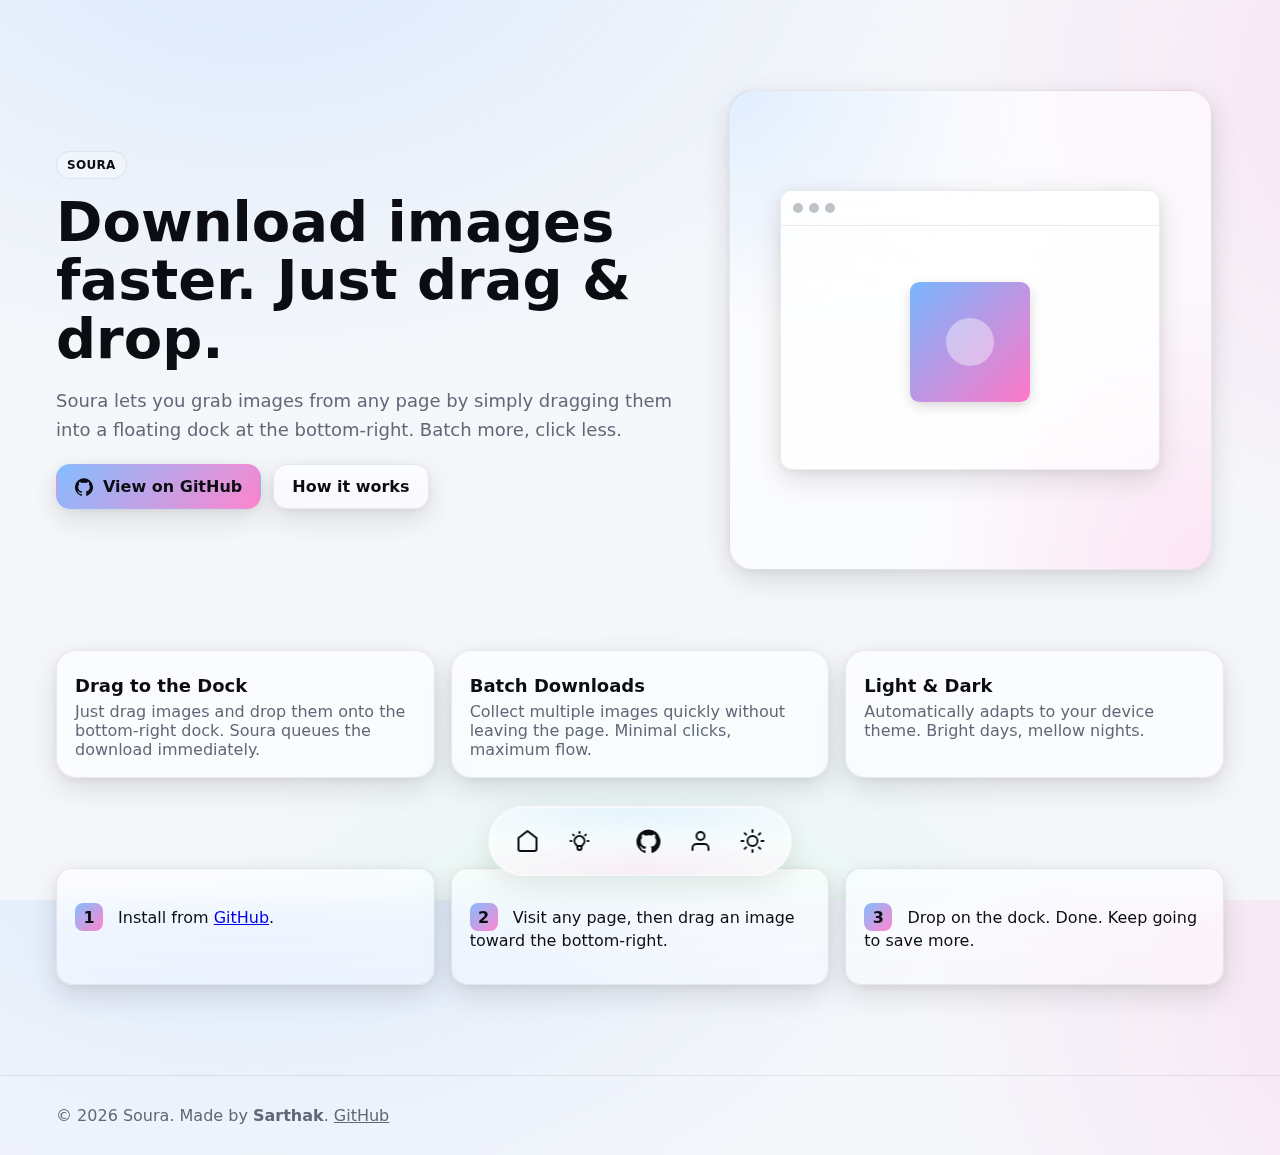
<file: index.html>
<!doctype html>
<html lang="en">
  <head>
    <meta charset="utf-8" />
    <meta name="viewport" content="width=device-width, initial-scale=1" />
    <title>Soura — Drag & Drop Image Downloader</title>
    <meta name="description" content="Soura Chrome extension: download images faster by dragging any image into a floating dock. Simple, fast, and efficient." />
    <meta name="theme-color" content="#0f1115" media="(prefers-color-scheme: dark)">
    <meta name="theme-color" content="#ffffff" media="(prefers-color-scheme: light)">
    <link rel="stylesheet" href="style.css">
  </head>
  <body>
    <div class="noise" aria-hidden="true"></div>
    
    <!-- Floating Dock -->
    <nav class="floating-dock" id="dock">
        <a href="#top" class="dock-item" aria-label="Home">
            <svg viewBox="0 0 24 24" fill="none" stroke="currentColor" stroke-width="2" stroke-linecap="round" stroke-linejoin="round">
                <path d="M3 9l9-7 9 7v11a2 2 0 0 1-2 2H5a2 2 0 0 1-2-2z"/>
            </svg>
        </a>
        <a href="#how" class="dock-item" aria-label="How it Works">
            <svg viewBox="0 0 24 24" fill="none" stroke="currentColor" stroke-width="2" stroke-linecap="round" stroke-linejoin="round">
                <path d="M9.663 17h4.673M12 3v1m6.364 1.636l-.707.707M21 12h-1M4 12H3m3.343-5.657l-.707-.707m2.828 9.9a5 5 0 117.072 0l-.548.547A3.374 3.374 0 0014 18.469V19a2 2 0 11-4 0v-.531c0-.895-.356-1.754-.988-2.386l-.548-.547z"/>
            </svg>
        </a>
        <div class="dock-divider"></div>
        <a href="https://github.com/Syrthax/soura" target="_blank" rel="noreferrer noopener" class="dock-item" aria-label="View on GitHub">
            <svg viewBox="0 0 24 24" fill="currentColor">
                <path d="M12 .5a12 12 0 0 0-3.793 23.4c.6.111.82-.261.82-.582 0-.287-.01-1.047-.016-2.055-3.338.726-4.042-1.61-4.042-1.61-.545-1.384-1.333-1.753-1.333-1.753-1.09-.745.082-.73.082-.73 1.205.085 1.84 1.238 1.84 1.238 1.072 1.836 2.812 1.305 3.497.997.108-.777.42-1.305.763-1.606-2.665-.303-5.466-1.332-5.466-5.932 0-1.31.469-2.381 1.236-3.221-.124-.303-.536-1.523.117-3.176 0 0 1.008-.322 3.3 1.23a11.49 11.49 0 0 1 3.005-.404c1.02.005 2.047.138 3.005.404 2.291-1.552 3.297-1.23 3.297-1.23.655 1.653.243 2.873.12 3.176.77.84 1.235 1.911 1.235 3.221 0 4.61-2.805 5.625-5.476 5.921.432.373.817 1.103.817 2.223 0 1.604-.015 2.896-.015 3.291 0 .323.216.699.826.58A12.001 12.001 0 0 0 12 .5Z"/>
            </svg>
        </a>
        <a href="https://syrthax.github.io/" target="_blank" rel="noreferrer noopener" class="dock-item" aria-label="Developer Profile">
            <svg viewBox="0 0 24 24" fill="none" stroke="currentColor" stroke-width="2" stroke-linecap="round" stroke-linejoin="round">
                <path d="M20 21v-2a4 4 0 0 0-4-4H8a4 4 0 0 0-4 4v2"/>
                <circle cx="12" cy="7" r="4"/>
            </svg>
        </a>
        <button class="dock-item theme-toggle" id="theme-toggle" aria-label="Toggle theme">
            <svg class="sun-icon" viewBox="0 0 24 24" fill="none" stroke="currentColor" stroke-width="2" stroke-linecap="round" stroke-linejoin="round">
                <circle cx="12" cy="12" r="5"/>
                <line x1="12" y1="1" x2="12" y2="3"/>
                <line x1="12" y1="21" x2="12" y2="23"/>
                <line x1="4.22" y1="4.22" x2="5.64" y2="5.64"/>
                <line x1="18.36" y1="18.36" x2="19.78" y2="19.78"/>
                <line x1="1" y1="12" x2="3" y2="12"/>
                <line x1="21" y1="12" x2="23" y2="12"/>
                <line x1="4.22" y1="19.78" x2="5.64" y2="18.36"/>
                <line x1="18.36" y1="5.64" x2="19.78" y2="4.22"/>
            </svg>
            <svg class="moon-icon" viewBox="0 0 24 24" fill="none" stroke="currentColor" stroke-width="2" stroke-linecap="round" stroke-linejoin="round">
                <path d="M21 12.79A9 9 0 1 1 11.21 3 7 7 0 0 0 21 12.79z"/>
            </svg>
        </button>
    </nav>
    
    <div class="wrap">

      <main>
        <section class="hero stretchable" id="top">
          <div>
            <span class="eyebrow">Soura</span>
            <h1>Download images faster. Just drag & drop.</h1>
            <p class="sub">Soura lets you grab images from any page by simply dragging them into a floating dock at the bottom‑right. Batch more, click less.</p>
            <div class="cta-row">
              <a class="btn primary" href="https://github.com/Syrthax/soura" target="_blank" rel="noreferrer noopener">
                <svg class="icon" viewBox="0 0 24 24" fill="currentColor" aria-hidden="true"><path d="M12 .5a12 12 0 0 0-3.793 23.4c.6.111.82-.261.82-.582 0-.287-.01-1.047-.016-2.055-3.338.726-4.042-1.61-4.042-1.61-.545-1.384-1.333-1.753-1.333-1.753-1.09-.745.082-.73.082-.73 1.205.085 1.84 1.238 1.84 1.238 1.072 1.836 2.812 1.305 3.497.997.108-.777.42-1.305.763-1.606-2.665-.303-5.466-1.332-5.466-5.932 0-1.31.469-2.381 1.236-3.221-.124-.303-.536-1.523.117-3.176 0 0 1.008-.322 3.3 1.23a11.49 11.49 0 0 1 3.005-.404c1.02.005 2.047.138 3.005.404 2.291-1.552 3.297-1.23 3.297-1.23.655 1.653.243 2.873.12 3.176.77.84 1.235 1.911 1.235 3.221 0 4.61-2.805 5.625-5.476 5.921.432.373.817 1.103.817 2.223 0 1.604-.015 2.896-.015 3.291 0 .323.216.699.826.58A12.001 12.001 0 0 0 12 .5Z"/></svg>
                View on GitHub
              </a>
              <a class="btn" href="#how">How it works</a>
            </div>
          </div>

          <div class="hero-gfx stretchable">
            <div class="demo-illustration" aria-label="Soura workflow demonstration">
              <!-- Browser window with image -->
              <div class="browser-frame">
                <div class="browser-header">
                  <div class="browser-dots">
                    <span></span><span></span><span></span>
                  </div>
                </div>
                <div class="browser-body">
                  <!-- Image that gets dragged -->
                  <div class="draggable-image" id="drag-img">
                    <svg viewBox="0 0 100 100" xmlns="http://www.w3.org/2000/svg">
                      <defs>
                        <linearGradient id="img-gradient" x1="0" y1="0" x2="1" y2="1">
                          <stop offset="0%" stop-color="rgb(120, 182, 255)"/>
                          <stop offset="100%" stop-color="rgb(255, 120, 200)"/>
                        </linearGradient>
                      </defs>
                      <rect width="100" height="100" fill="url(#img-gradient)" rx="8"/>
                      <circle cx="50" cy="50" r="20" fill="rgba(255,255,255,0.4)"/>
                    </svg>
                  </div>
                  
                  <!-- Clone of image that animates during drag -->
                  <div class="image-clone" id="img-clone">
                    <svg viewBox="0 0 100 100" xmlns="http://www.w3.org/2000/svg">
                      <rect width="100" height="100" fill="url(#img-gradient)" rx="8"/>
                      <circle cx="50" cy="50" r="20" fill="rgba(255,255,255,0.4)"/>
                    </svg>
                  </div>
                  
                  <!-- Blur overlay -->
                  <div class="page-blur-overlay"></div>
                </div>
              </div>
              
              <!-- Cursor -->
              <div class="animated-cursor"></div>
              
              <!-- Drop zone that appears bottom right -->
              <div class="animated-dropzone">
                <svg class="icon" viewBox="0 0 24 24" width="18" height="18" fill="currentColor">
                  <path d="M5 3a2 2 0 0 0-2 2v12.5A3.5 3.5 0 0 0 6.5 21h11a3.5 3.5 0 0 0 3.5-3.5V7a2 2 0 0 0-2-2h-5.586l-2-2H5Z"/>
                  <path d="M12 9v6m-3-3h6" stroke="#0b0d12" stroke-width="1.5" stroke-linecap="round"/>
                </svg>
                <span>Drop here</span>
              </div>
              
              <!-- Success indicator -->
              <div class="animated-success">
                <svg width="28" height="28" viewBox="0 0 24 24" fill="none" stroke="currentColor" stroke-width="2.5">
                  <path d="M20 6L9 17l-5-5"/>
                </svg>
                <span>Downloaded!</span>
              </div>

              <!-- Progress indicator -->
              <div class="demo-progress">
                <div class="progress-dot active"></div>
                <div class="progress-dot"></div>
                <div class="progress-dot"></div>
                <div class="progress-dot"></div>
              </div>
            </div>
          </div>
        </section>

        <section class="features">
          <div class="feat-grid">
            <article class="card">
              <h3>Drag to the Dock</h3>
              <p>Just drag images and drop them onto the bottom‑right dock. Soura queues the download immediately.</p>
            </article>
            <article class="card">
              <h3>Batch Downloads</h3>
              <p>Collect multiple images quickly without leaving the page. Minimal clicks, maximum flow.</p>
            </article>
            <article class="card">
              <h3>Light & Dark</h3>
              <p>Automatically adapts to your device theme. Bright days, mellow nights.</p>
            </article>
          </div>
        </section>

        <section id="how" class="how">
          <h2 class="sr-only">How it works</h2>
          <div class="steps">
            <div class="step"><p><b>1</b> Install from <a href="https://github.com/Syrthax/soura" target="_blank" rel="noreferrer noopener">GitHub</a>.</p></div>
            <div class="step"><p><b>2</b> Visit any page, then drag an image toward the bottom-right.</p></div>
            <div class="step"><p><b>3</b> Drop on the dock. Done. Keep going to save more.</p></div>
          </div>
        </section>
      </main>

      <footer class="stretchable">
        <div>© <span id="year"></span> Soura. Made by <strong>Sarthak</strong>. <a href="https://github.com/Syrthax/" target="_blank" rel="noreferrer noopener">GitHub</a></div>
      </footer>
    </div>

    <script src="scrpt.js" defer></script>
  </body>
</html>
</file>
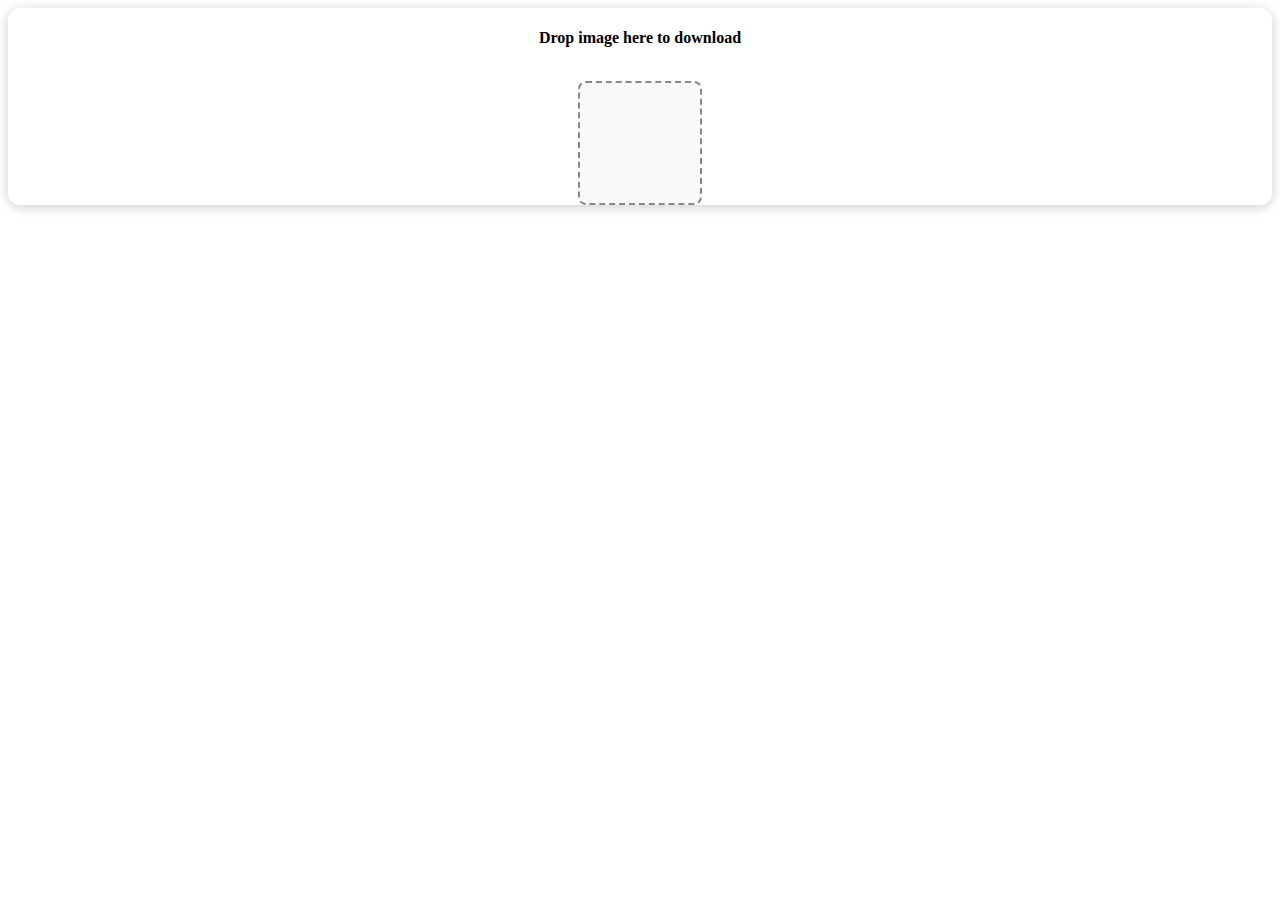
<file: popup.html>
<!DOCTYPE html>
<html lang="en">
<head>
  <meta charset="UTF-8">
  <meta name="viewport" content="width=device-width, initial-scale=1.0">
  <title>Image Downloader Popup</title>
  <link rel="stylesheet" href="popup.css">
</head>
<body>
  <div id="popup-container">
    <h4>Drop image here to download</h4>
    <div id="drop-area"></div>
  </div>
  <script src="popup.js"></script>
</body>
</html>
</file>
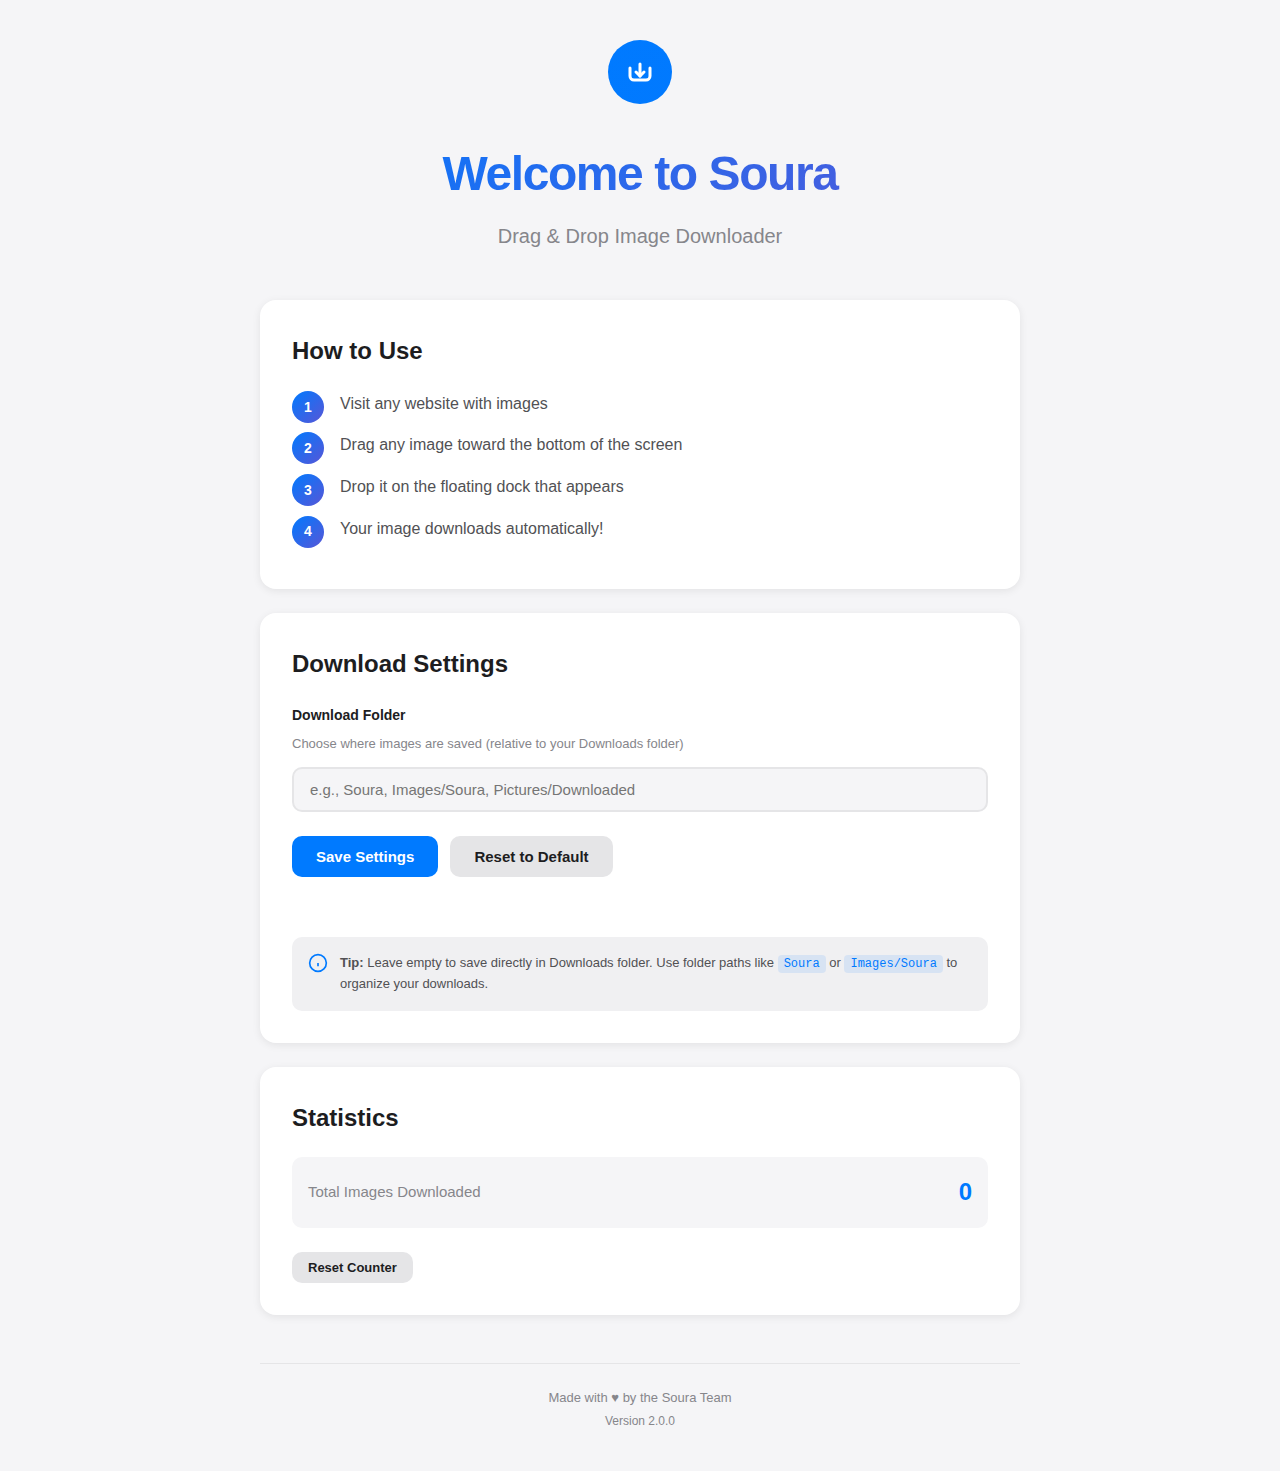
<file: extension/options.html>
<!DOCTYPE html>
<html lang="en">
<head>
  <meta charset="UTF-8" />
  <meta name="viewport" content="width=device-width, initial-scale=1.0" />
  <title>Soura Settings</title>
  <link rel="stylesheet" href="options.css" />
</head>
<body>
  <div class="container">
    <header class="header">
      <div class="icon-wrapper">
        <svg width="64" height="64" viewBox="0 0 64 64" fill="none">
          <circle cx="32" cy="32" r="32" fill="url(#gradient)"/>
          <path d="M42 28v8a4 4 0 0 1-4 4H26a4 4 0 0 1-4-4v-8" stroke="white" stroke-width="3" stroke-linecap="round" stroke-linejoin="round"/>
          <polyline points="28 32 32 36 36 32" stroke="white" stroke-width="3" stroke-linecap="round" stroke-linejoin="round"/>
          <line x1="32" y1="36" x2="32" y2="24" stroke="white" stroke-width="3" stroke-linecap="round" stroke-linejoin="round"/>
          <defs>
            <linearGradient id="gradient" x1="0" y1="0" x2="64" y2="64">
              <stop offset="0%" stop-color="#007aff"/>
              <stop offset="100%" stop-color="#5856d6"/>
            </linearGradient>
          </defs>
        </svg>
      </div>
      <h1 class="title">Welcome to Soura</h1>
      <p class="subtitle">Drag & Drop Image Downloader</p>
    </header>

    <main class="content">
      <section class="card">
        <h2 class="card-title">How to Use</h2>
        <ol class="steps">
          <li>Visit any website with images</li>
          <li>Drag any image toward the bottom of the screen</li>
          <li>Drop it on the floating dock that appears</li>
          <li>Your image downloads automatically!</li>
        </ol>
      </section>

      <section class="card">
        <h2 class="card-title">Download Settings</h2>
        
        <div class="form-group">
          <label for="folder-input" class="label">Download Folder</label>
          <p class="description">Choose where images are saved (relative to your Downloads folder)</p>
          <input 
            type="text" 
            id="folder-input" 
            class="input" 
            placeholder="e.g., Soura, Images/Soura, Pictures/Downloaded"
          />
        </div>

        <div class="button-group">
          <button id="save-btn" class="btn btn-primary">Save Settings</button>
          <button id="reset-btn" class="btn btn-secondary">Reset to Default</button>
        </div>

        <div id="status" class="status"></div>

        <div class="info-box">
          <svg width="20" height="20" viewBox="0 0 24 24" fill="none" stroke="currentColor" stroke-width="2">
            <circle cx="12" cy="12" r="10"/>
            <line x1="12" y1="16" x2="12" y2="12"/>
            <line x1="12" y1="8" x2="12.01" y2="8"/>
          </svg>
          <div>
            <strong>Tip:</strong> Leave empty to save directly in Downloads folder. 
            Use folder paths like <code>Soura</code> or <code>Images/Soura</code> to organize your downloads.
          </div>
        </div>
      </section>

      <section class="card">
        <h2 class="card-title">Statistics</h2>
        <div class="stat">
          <span class="stat-label">Total Images Downloaded</span>
          <span id="download-count" class="stat-value">0</span>
        </div>
        <button id="reset-counter-btn" class="btn btn-secondary btn-small">Reset Counter</button>
      </section>
    </main>

    <footer class="footer">
      <p>Made with ♥ by the Soura Team</p>
      <p class="version">Version 2.0.0</p>
    </footer>
  </div>

  <script src="options.js"></script>
</body>
</html>
</file>
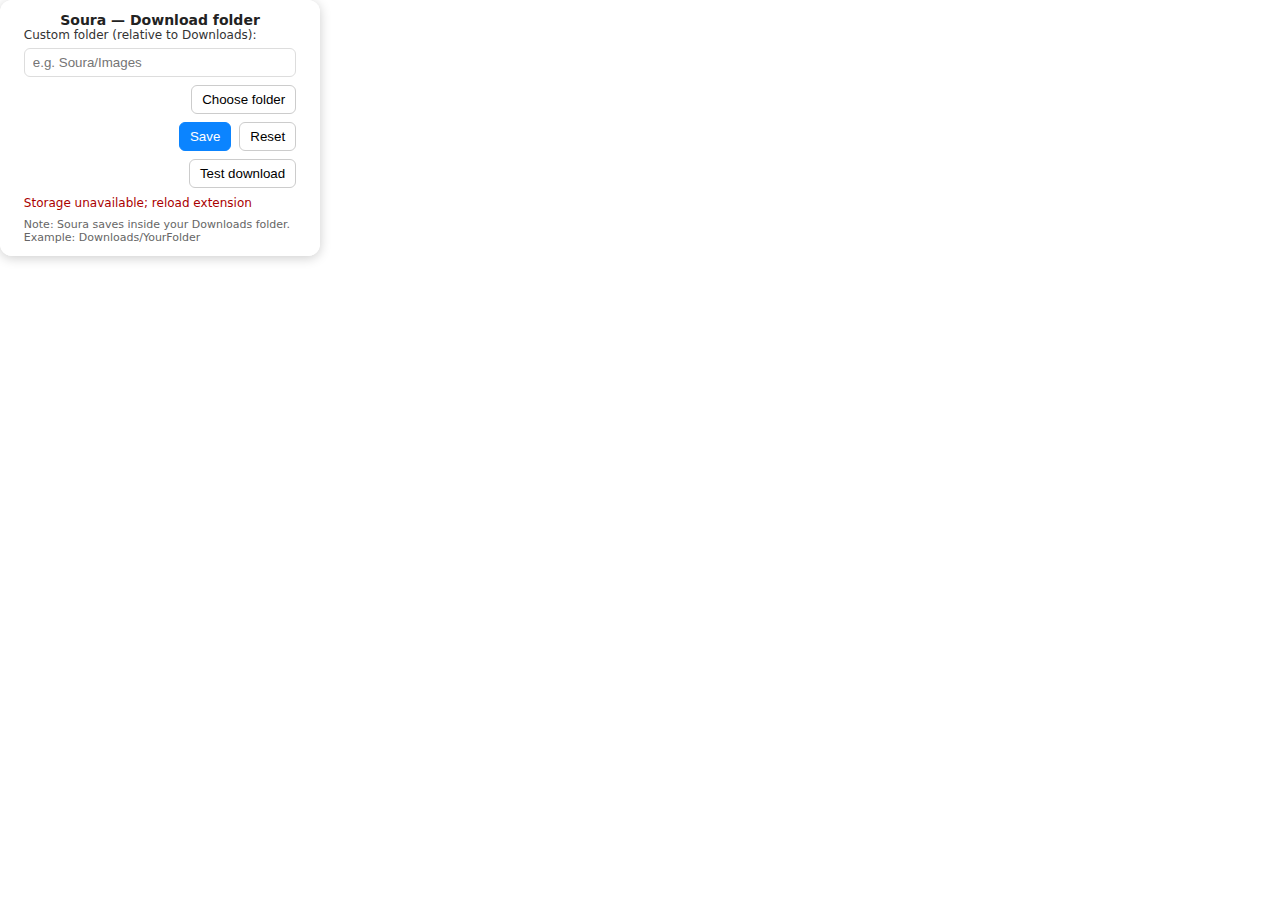
<file: extension/popup.html>
<!DOCTYPE html>
<html lang="en">
<head>
  <meta charset="UTF-8">
  <meta name="viewport" content="width=device-width, initial-scale=1.0">
  <title>Image Downloader Popup</title>
  <link rel="stylesheet" href="popup.css">
</head>
<body>
  <div id="popup-container">
    <h4 class="title">Soura — Download folder</h4>
    <div id="soura-settings" class="settings">
      <label for="folder-input" class="label">Custom folder (relative to Downloads):</label>
      <input id="folder-input" class="input" type="text" placeholder="e.g. Soura/Images" />
      <div class="controls">
        <button id="choose-folder" class="btn">Choose folder</button>
      </div>
      <div class="controls">
        <button id="save-folder" class="btn primary">Save</button>
        <button id="reset-folder" class="btn">Reset</button>
      </div>
      <div class="controls">
        <button id="test-download" class="btn">Test download</button>
      </div>
      <div id="save-status" class="status"></div>
      <div class="hint">Note: Soura saves inside your Downloads folder. Example: Downloads/<span id="hint-folder">YourFolder</span></div>
    </div>
  </div>
  <script src="popup.js"></script>
</body>
</html>
</file>
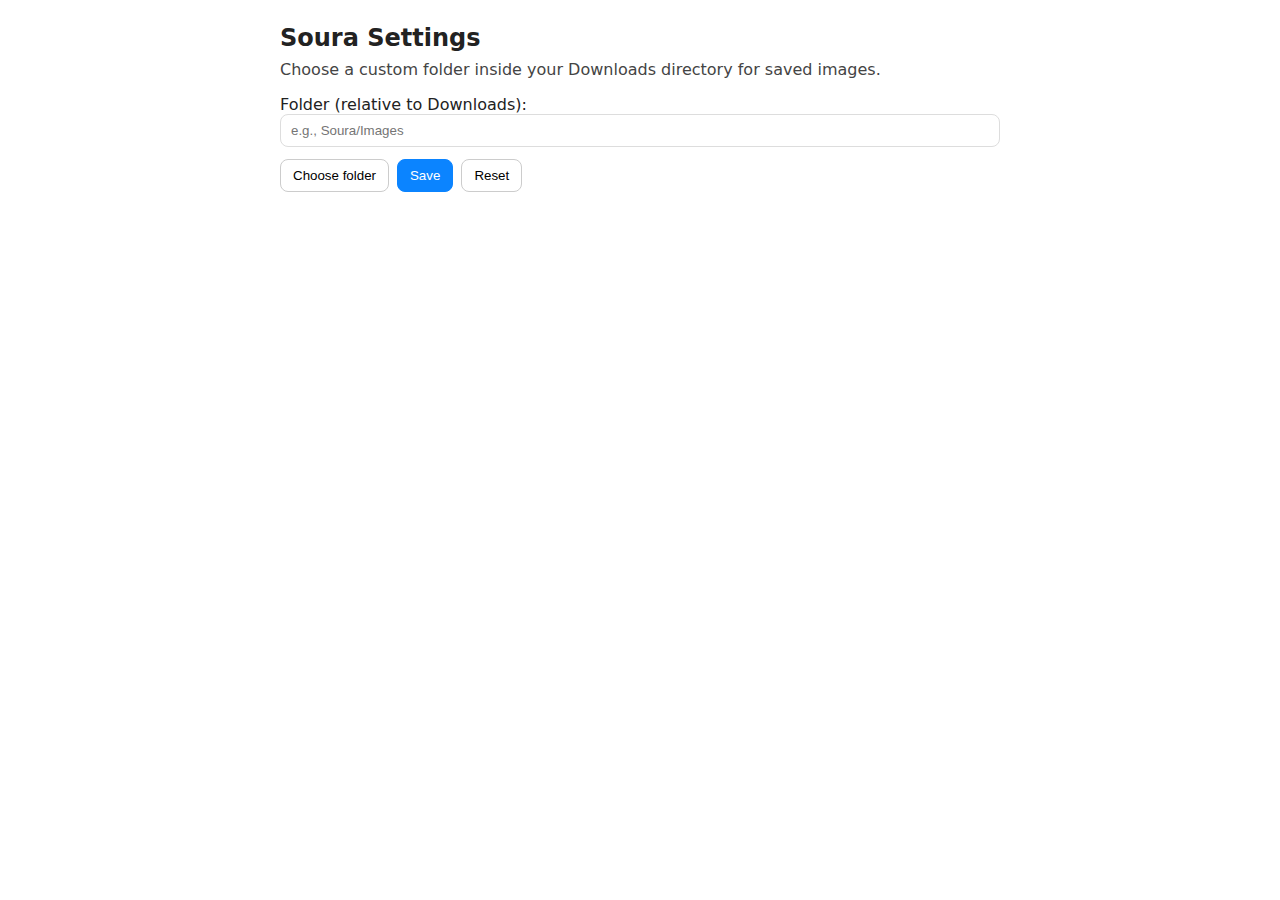
<file: main/options.html>
<!DOCTYPE html>
<html lang="en">
<head>
  <meta charset="UTF-8" />
  <meta name="viewport" content="width=device-width, initial-scale=1.0" />
  <title>Soura — Options</title>
  <link rel="stylesheet" href="options.css" />
</head>
<body>
  <main id="opt">
    <h2>Soura Settings</h2>
    <p>Choose a custom folder inside your Downloads directory for saved images.</p>
    <label for="opt-folder">Folder (relative to Downloads):</label>
    <input id="opt-folder" type="text" placeholder="e.g., Soura/Images" />
    <div class="controls">
      <button id="opt-choose">Choose folder</button>
      <button id="opt-save" class="primary">Save</button>
      <button id="opt-reset">Reset</button>
    </div>
    <div id="opt-status" class="status"></div>
  </main>
  <script src="options.js"></script>
</body>
</html>
</file>
<file: style.css>
/* Extracted from index.html <style> */
:root {
	--bg: #f6f7fb;
	--text: #0b0d12;
	--muted: #606776;
	--card: rgba(255, 255, 255, 0.6);
	--stroke: rgba(10, 14, 22, 0.08);
	--accent1: 255, 120, 200;
	--accent2: 120, 182, 255;
	--accent3: 120, 255, 195;
	--glass-blur: 18px;
	--glass-sat: 1.2;
	--shadow: 0 10px 30px rgba(0,0,0,0.12), 0 2px 10px rgba(0,0,0,0.06);
}
[data-theme="dark"],
@media (prefers-color-scheme: dark) {
	:root:not([data-theme="light"]) {
		--bg: #0b0d12;
		--text: #e9edf5;
		--muted: #a3adc2;
		--card: rgba(17, 20, 29, 0.6);
		--stroke: rgba(255, 255, 255, 0.08);
		--glass-blur: 22px;
		--glass-sat: 1.4;
		--shadow: 0 10px 30px rgba(0,0,0,0.5), 0 2px 10px rgba(0,0,0,0.35);
	}
}
[data-theme="dark"] {
	--bg: #0b0d12;
	--text: #e9edf5;
	--muted: #a3adc2;
	--card: rgba(17, 20, 29, 0.6);
	--stroke: rgba(255, 255, 255, 0.08);
	--glass-blur: 22px;
	--glass-sat: 1.4;
	--shadow: 0 10px 30px rgba(0,0,0,0.5), 0 2px 10px rgba(0,0,0,0.35);
}
* { box-sizing: border-box; }
html, body { height: 100%; }
body {
	margin: 0;
	font-family: ui-sans-serif, system-ui, -apple-system, Segoe UI, Roboto, Helvetica, Arial, Apple Color Emoji, Segoe UI Emoji;
	color: var(--text);
	background:
		radial-gradient(1200px 800px at 20% -10%, rgba(var(--accent2), .22), transparent 60%),
		radial-gradient(1000px 800px at 120% 10%, rgba(var(--accent1), .20), transparent 60%),
		radial-gradient(800px 800px at 50% 120%, rgba(var(--accent3), .18), transparent 60%),
		var(--bg);
	overflow-x: hidden;
}
.noise {
	position: fixed; inset: 0; pointer-events: none; z-index: 0;
	background-image: url("data:image/svg+xml,%3Csvg xmlns='http://www.w3.org/2000/svg' width='140' height='140' viewBox='0 0 140 140'%3E%3Cfilter id='n'%3E%3CfeTurbulence type='fractalNoise' baseFrequency='0.9' numOctaves='4' stitchTiles='stitch'/%3E%3CfeColorMatrix type='saturate' values='0'/%3E%3C/fiIteR%3E%3Crect width='100%25' height='100%25' filter='url(%23n)' opacity='0.035'/%3E%3C/svg%3E");
	mix-blend-mode: soft-light;
}
.floating-dock {
	position: fixed;
	bottom: 1.5rem;
	left: 50%;
	transform: translateX(-50%);
	z-index: 1000;
	background: radial-gradient(120% 100% at 50% 0%, rgba(var(--accent2), .15), transparent 60%),
		radial-gradient(120% 100% at 50% 100%, rgba(var(--accent1), .12), transparent 60%),
		rgba(255, 255, 255, 0.7);
	-webkit-backdrop-filter: blur(20px) saturate(1.8);
	backdrop-filter: blur(20px) saturate(1.8);
	border: 1px solid rgba(255, 255, 255, 0.4);
	border-radius: 50px;
	padding: 0.75rem 1rem;
	box-shadow: 0 8px 32px rgba(0, 0, 0, 0.1),
		inset 0 1px 0 rgba(255, 255, 255, 0.6),
		inset 0 -1px 0 rgba(255, 255, 255, 0.2);
	display: flex;
	gap: 0.5rem;
	align-items: center;
	justify-content: center;
	transition: transform 0.4s cubic-bezier(0.4, 0, 0.2, 1), opacity 0.4s ease;
	animation: slideUp 0.5s ease-out;
}

@keyframes slideUp {
	from {
		opacity: 0;
		transform: translateX(-50%) translateY(100px);
	}
	to {
		opacity: 1;
		transform: translateX(-50%) translateY(0);
	}
}

@media (prefers-color-scheme: dark) {
	.floating-dock {
		background: radial-gradient(120% 100% at 50% 0%, rgba(var(--accent2), .2), transparent 60%),
			radial-gradient(120% 100% at 50% 100%, rgba(var(--accent1), .15), transparent 60%),
			rgba(20, 24, 34, 0.6);
		border: 1px solid rgba(255, 255, 255, 0.1);
		box-shadow: 0 8px 32px rgba(0, 0, 0, 0.4),
			inset 0 1px 0 rgba(255, 255, 255, 0.1),
			inset 0 -1px 0 rgba(255, 255, 255, 0.05);
	}
}

.dock-item {
	position: relative;
	display: flex;
	align-items: center;
	justify-content: center;
	width: 44px;
	height: 44px;
	border-radius: 12px;
	background: transparent;
	border: none;
	color: var(--text);
	cursor: pointer;
	transition: all 0.3s cubic-bezier(0.4, 0, 0.2, 1);
	text-decoration: none;
}

.dock-item svg {
	width: 24px;
	height: 24px;
	position: relative;
	z-index: 1;
	transition: transform 0.2s cubic-bezier(0.4, 0, 0.2, 1), color 0.2s ease;
}

.dock-item:hover {
	background: linear-gradient(135deg, rgba(var(--accent2), 0.2), rgba(var(--accent1), 0.2));
	transform: translateY(-5px);
	box-shadow: 0 8px 16px rgba(0, 0, 0, 0.15);
}

.dock-item:hover svg {
	transform: scale(1.1);
}

.dock-item:active {
	transform: translateY(-3px) scale(0.95);
}

.dock-divider {
	width: 1px;
	height: 32px;
	background: rgba(255, 255, 255, 0.2);
	margin: 0 0.25rem;
}

@media (prefers-color-scheme: dark) {
	.dock-divider {
		background: rgba(255, 255, 255, 0.1);
	}
}

.theme-toggle {
	background: transparent;
	border: none;
}

.theme-toggle svg {
	position: absolute;
	transition: opacity 0.4s ease, transform 0.4s ease;
}

/* Default state - show sun icon (light mode) */
.sun-icon {
	opacity: 1;
	transform: rotate(0deg);
}
.moon-icon {
	opacity: 0;
	transform: rotate(90deg);
}
/* When dark theme is explicitly set */
[data-theme="dark"] .sun-icon {
	opacity: 0;
	transform: rotate(-90deg);
}
[data-theme="dark"] .moon-icon {
	opacity: 1;
	transform: rotate(0deg);
}
/* When light theme is explicitly set */
[data-theme="light"] .sun-icon {
	opacity: 1;
	transform: rotate(0deg);
}
[data-theme="light"] .moon-icon {
	opacity: 0;
	transform: rotate(90deg);
}

	0%, 100% { transform: translateX(-50%) translateY(0px); }
	50% { transform: translateX(-50%) translateY(-4px); }
}
.wrap { position: relative; z-index: 1; padding-bottom: 100px; }
.hero {
	display: grid; grid-template-columns: 1.1fr 0.9fr; gap: clamp(20px, 3vw, 40px);
	align-items: center;
	padding: min(10vh, 120px) clamp(20px, 6vw, 56px) 40px;
}
@media (max-width: 960px) { .hero { grid-template-columns: 1fr; padding-top: 48px; } }
.eyebrow { display: inline-flex; gap: 10px; align-items: center; padding: 6px 10px; border-radius: 999px; border: 1px solid var(--stroke); background: rgba(255,255,255,0.3); -webkit-backdrop-filter: blur(10px); backdrop-filter: blur(10px); font-size: 12px; font-weight: 700; letter-spacing: .3px; text-transform: uppercase; }
@media (prefers-color-scheme: dark){ .eyebrow { background: rgba(20,24,34,0.4); } }
h1 { font-size: clamp(34px, 7vw, 56px); line-height: 1.05; margin: 14px 0 16px; }
.sub { color: var(--muted); font-size: clamp(15px, 2.2vw, 18px); line-height: 1.6; }
.cta-row { display: flex; gap: 12px; margin-top: 20px; flex-wrap: wrap; }
.btn {
	position: relative; display: inline-flex; align-items: center; gap: 10px;
	padding: 12px 18px; border-radius: 14px; border: 1px solid var(--stroke);
	-webkit-backdrop-filter: blur(var(--glass-blur)) saturate(var(--glass-sat));
	backdrop-filter: blur(var(--glass-blur)) saturate(var(--glass-sat));
	background: linear-gradient(180deg, rgba(255,255,255,.6), rgba(255,255,255,.35));
	color: var(--text); text-decoration: none; font-weight: 700;
	box-shadow: var(--shadow);
}
.btn.primary { background: linear-gradient(135deg, rgba(var(--accent2), .9), rgba(var(--accent1), .9)); color: #0b0d12; border-color: transparent; }
.btn .icon { width: 18px; height: 18px; }
@media (prefers-color-scheme: dark){ .btn { background: linear-gradient(180deg, rgba(20,24,34,.65), rgba(20,24,34,.45)); } }
.hero-gfx {
	position: relative; min-height: 460px; display: grid; place-items: center;
}
.demo-illustration {
	position: relative; width: min(500px, 95%); height: 480px;
	background: radial-gradient(120% 100% at 0% 0%, rgba(var(--accent2), .18), transparent 50%),
		radial-gradient(120% 120% at 100% 100%, rgba(var(--accent1), .18), transparent 50%),
		var(--card);
	border: 1px solid var(--stroke);
	-webkit-backdrop-filter: blur(var(--glass-blur)) saturate(var(--glass-sat));
	backdrop-filter: blur(var(--glass-blur)) saturate(var(--glass-sat));
	box-shadow: var(--shadow);
	border-radius: 24px;
	padding: 40px;
	display: flex;
	align-items: center;
	justify-content: center;
	overflow: hidden;
}
.browser-frame {
	position: relative; width: 380px; height: 280px;
	background: linear-gradient(180deg, rgba(255,255,255,.85), rgba(255,255,255,.6));
	border: 1px solid var(--stroke);
	border-radius: 12px;
	box-shadow: var(--shadow);
	overflow: hidden;
	z-index: 1;
}
@media (prefers-color-scheme: dark){ .browser-frame { background: linear-gradient(180deg, rgba(20,24,34,.85), rgba(20,24,34,.6)); } }
.browser-header {
	padding: 12px;
	border-bottom: 1px solid var(--stroke);
	background: rgba(255,255,255,.4);
}
@media (prefers-color-scheme: dark){ .browser-header { background: rgba(10,14,22,.4); } }
.browser-dots { display: flex; gap: 6px; }
.browser-dots span { width: 10px; height: 10px; border-radius: 50%; background: var(--muted); opacity: 0.4; }
.browser-body {
	position: relative;
	padding: 30px;
	height: calc(100% - 46px);
	display: flex;
	align-items: center;
	justify-content: center;
}
.draggable-image {
	width: 120px; height: 120px;
	border-radius: 12px;
	box-shadow: 0 4px 12px rgba(0,0,0,0.15);
	animation: imageIdle 8s ease-in-out infinite;
}
.image-clone {
	position: absolute;
	top: 50%; left: 50%;
	transform: translate(-50%, -50%);
	width: 120px; height: 120px;
	border-radius: 12px;
	box-shadow: 0 8px 20px rgba(0,0,0,0.25);
	opacity: 0;
	animation: imageDrag 8s ease-in-out infinite;
	z-index: 9;
}
.page-blur-overlay {
	position: absolute;
	inset: 0;
	backdrop-filter: blur(0px);
	background: rgba(0,0,0,0);
	opacity: 0;
	animation: blurPage 8s ease-in-out infinite;
	z-index: 5;
	pointer-events: none;
}
.animated-cursor {
	position: absolute;
	width: 24px; height: 24px;
	opacity: 0;
	animation: cursorDrag 8s ease-in-out infinite;
	z-index: 20;
	pointer-events: none;
}
.animated-cursor::before {
	content: '';
	position: absolute;
	width: 0; height: 0;
	border-left: 8px solid transparent;
	border-right: 8px solid transparent;
	border-top: 12px solid var(--text);
	transform: rotate(-45deg);
}
.animated-dropzone {
	position: absolute;
	bottom: 80px; right: 80px;
	display: flex; align-items: center; gap: 8px;
	padding: 12px 16px;
	border-radius: 16px;
	border: 2px solid rgba(var(--accent1), .4);
	background: linear-gradient(135deg, rgba(var(--accent2), .3), rgba(var(--accent1), .3));
	-webkit-backdrop-filter: blur(14px);
	backdrop-filter: blur(14px);
	box-shadow: 0 8px 24px rgba(0,0,0,.2);
	opacity: 0;
	transform: scale(0.8);
	animation: dropzoneShow 8s ease-in-out infinite;
	z-index: 20;
}
.animated-dropzone .icon { flex-shrink: 0; }
.animated-dropzone span { font-weight: 700; font-size: 13px; white-space: nowrap; }
.animated-success {
	position: absolute;
	bottom: 80px; right: 80px;
	display: flex; align-items: center; gap: 10px;
	padding: 12px 18px;
	border-radius: 16px;
	background: linear-gradient(135deg, rgba(var(--accent3), .4), rgba(var(--accent2), .4));
	border: 2px solid rgba(var(--accent3), .5);
	-webkit-backdrop-filter: blur(14px);
	backdrop-filter: blur(14px);
	box-shadow: 0 8px 24px rgba(0,0,0,.2);
	color: var(--text);
	font-weight: 700;
	font-size: 14px;
	opacity: 0;
	transform: scale(0.8);
	animation: successShow 8s ease-in-out infinite;
	z-index: 20;
}
.demo-progress {
	position: absolute;
	bottom: -50px; left: 50%;
	transform: translateX(-50%);
	display: flex; gap: 8px;
}
.progress-dot {
	width: 8px; height: 8px;
	border-radius: 50%;
	background: var(--stroke);
	transition: all 0.3s ease;
}
.progress-dot.active {
	background: linear-gradient(135deg, rgba(var(--accent2), .9), rgba(var(--accent1), .9));
	transform: scale(1.3);
}
/* Animations */
@keyframes imageIdle {
	0%, 22%, 100% { opacity: 1; transform: scale(1); }
	25%, 65% { opacity: 0.3; transform: scale(0.95); }
	68%, 100% { opacity: 1; transform: scale(1); }
}
@keyframes imageDrag {
	0%, 24% { opacity: 0; top: 50%; left: 50%; transform: translate(-50%, -50%) scale(1); }
	25% { opacity: 0.9; top: 50%; left: 50%; transform: translate(-50%, -50%) scale(0.85); }
	52% { opacity: 0.9; top: 85%; left: 85%; transform: translate(-50%, -50%) scale(0.75); }
	57%, 100% { opacity: 0; top: 85%; left: 85%; transform: translate(-50%, -50%) scale(0.75); }
}
@keyframes blurPage {
	0%, 23% { opacity: 0; backdrop-filter: blur(0px); background: rgba(0,0,0,0); }
	25% { opacity: 1; backdrop-filter: blur(6px); background: rgba(0,0,0,0.15); }
	60% { opacity: 1; backdrop-filter: blur(6px); background: rgba(0,0,0,0.15); }
	65%, 100% { opacity: 0; backdrop-filter: blur(0px); background: rgba(0,0,0,0); }
}
@keyframes cursorDrag {
	0%, 24% { opacity: 0; top: 50%; left: 50%; }
	25% { opacity: 1; top: 50%; left: 50%; }
	52% { opacity: 1; top: 85%; left: 85%; }
	57%, 100% { opacity: 0; top: 85%; left: 85%; }
}
@keyframes dropzoneShow {
	0%, 23% { opacity: 0; transform: scale(0.8) translateY(10px); }
	28% { opacity: 1; transform: scale(1.05) translateY(0); }
	31% { opacity: 1; transform: scale(1) translateY(0); }
	60% { opacity: 1; transform: scale(1) translateY(0); }
	65%, 100% { opacity: 0; transform: scale(0.8) translateY(10px); }
}
@keyframes successShow {
	0%, 58% { opacity: 0; transform: scale(0.8); }
	63% { opacity: 1; transform: scale(1.1); }
	66% { opacity: 1; transform: scale(1); }
	88% { opacity: 1; transform: scale(1); }
	93%, 100% { opacity: 0; transform: scale(0.8); }
}
.features { padding: 40px clamp(20px, 6vw, 56px) 80px; }
.feat-grid { display: grid; grid-template-columns: repeat(3, minmax(0, 1fr)); gap: 16px; }
@media (max-width: 960px){ .feat-grid { grid-template-columns: 1fr; } }
.card { border: 1px solid var(--stroke); border-radius: 20px; background: var(--card); -webkit-backdrop-filter: blur(var(--glass-blur)) saturate(var(--glass-sat)); backdrop-filter: blur(var(--glass-blur)) saturate(var(--glass-sat)); padding: 18px; box-shadow: var(--shadow); }
.card h3 { margin: 6px 0 6px; font-size: 18px; }
.card p { margin: 0; color: var(--muted); }
.how { padding: 10px clamp(20px, 6vw, 56px) 90px; }
.steps { display: grid; grid-template-columns: repeat(3, 1fr); gap: 16px; }
@media (max-width: 960px){ .steps { grid-template-columns: 1fr; } }
.step { padding: 18px; border-radius: 16px; border: 1px solid var(--stroke); background: linear-gradient(180deg, rgba(255,255,255,.6), rgba(255,255,255,.35)); -webkit-backdrop-filter: blur(14px) saturate(1.2); backdrop-filter: blur(14px) saturate(1.2); box-shadow: var(--shadow); }
@media (prefers-color-scheme: dark){ .step { background: linear-gradient(180deg, rgba(20,24,34,.65), rgba(20,24,34,.45)); } }
.step b { display: inline-flex; width: 28px; height: 28px; border-radius: 8px; align-items: center; justify-content: center; margin-right: 10px; background: linear-gradient(135deg, rgba(var(--accent2), .9), rgba(var(--accent1), .9)); color: #0b0d12; }
footer { padding: 30px clamp(20px, 6vw, 56px); color: var(--muted); border-top: 1px solid var(--stroke); -webkit-backdrop-filter: blur(8px); backdrop-filter: blur(8px); }
footer a { color: inherit; }
.stretchable { will-change: transform; transform-origin: center; }
@keyframes pulse {
	0% { transform: scale(1); }
	40% { transform: scale(1.06); }
	100% { transform: scale(1); }
}
.pulse { animation: pulse .35s ease; }
.sr-only { position: absolute; width: 1px; height: 1px; padding: 0; margin: -1px; overflow: hidden; clip: rect(0,0,0,0); white-space: nowrap; border: 0; }
</file>
<file: popup.css>
#popup-container {
  width: 100%;
  height: 100%;
  background: rgba(255,255,255,0.95);
  border-radius: 12px;
  box-shadow: 0 2px 12px rgba(0,0,0,0.2);
  display: flex;
  flex-direction: column;
  align-items: center;
  justify-content: center;
}
#drop-area {
  width: 120px;
  height: 120px;
  border: 2px dashed #888;
  border-radius: 8px;
  background: #f9f9f9;
  display: flex;
  align-items: center;
  justify-content: center;
  margin-top: 12px;
  cursor: pointer;
  transition: background 0.2s;
}
</file>
<file: extension/options.css>
/**
 * Soura Options Page Styles
 * Apple-inspired design for settings page
 */

* {
  margin: 0;
  padding: 0;
  box-sizing: border-box;
}

body {
  font-family: -apple-system, BlinkMacSystemFont, "SF Pro Display", "Segoe UI", Roboto, sans-serif;
  -webkit-font-smoothing: antialiased;
  background: #f5f5f7;
  color: #1d1d1f;
  line-height: 1.6;
}

@media (prefers-color-scheme: dark) {
  body {
    background: #000000;
    color: #f5f5f7;
  }
}

.container {
  max-width: 800px;
  margin: 0 auto;
  padding: 40px 20px;
}

/* Header */
.header {
  text-align: center;
  margin-bottom: 48px;
}

.icon-wrapper {
  margin-bottom: 24px;
  display: inline-block;
  animation: float 3s ease-in-out infinite;
}

@keyframes float {
  0%, 100% { transform: translateY(0px); }
  50% { transform: translateY(-10px); }
}

.title {
  font-size: 48px;
  font-weight: 700;
  letter-spacing: -0.03em;
  margin-bottom: 8px;
  background: linear-gradient(135deg, #007aff 0%, #5856d6 100%);
  -webkit-background-clip: text;
  -webkit-text-fill-color: transparent;
  background-clip: text;
}

@media (prefers-color-scheme: dark) {
  .title {
    background: linear-gradient(135deg, #0a84ff 0%, #5e5ce6 100%);
    -webkit-background-clip: text;
    -webkit-text-fill-color: transparent;
    background-clip: text;
  }
}

.subtitle {
  font-size: 20px;
  color: #86868b;
  font-weight: 400;
}

/* Content */
.content {
  display: flex;
  flex-direction: column;
  gap: 24px;
}

/* Card */
.card {
  background: #ffffff;
  border-radius: 16px;
  padding: 32px;
  box-shadow: 0 2px 8px rgba(0, 0, 0, 0.08);
}

@media (prefers-color-scheme: dark) {
  .card {
    background: #1c1c1e;
    box-shadow: 0 2px 8px rgba(0, 0, 0, 0.4);
  }
}

.card-title {
  font-size: 24px;
  font-weight: 600;
  margin-bottom: 20px;
  color: #1d1d1f;
}

@media (prefers-color-scheme: dark) {
  .card-title {
    color: #f5f5f7;
  }
}

/* Steps List */
.steps {
  list-style: none;
  counter-reset: step-counter;
}

.steps li {
  counter-increment: step-counter;
  position: relative;
  padding-left: 48px;
  margin-bottom: 16px;
  font-size: 16px;
  color: #515154;
}

@media (prefers-color-scheme: dark) {
  .steps li {
    color: #a1a1a6;
  }
}

.steps li::before {
  content: counter(step-counter);
  position: absolute;
  left: 0;
  top: 0;
  width: 32px;
  height: 32px;
  background: linear-gradient(135deg, #007aff 0%, #5856d6 100%);
  color: white;
  border-radius: 50%;
  display: flex;
  align-items: center;
  justify-content: center;
  font-weight: 600;
  font-size: 14px;
}

@media (prefers-color-scheme: dark) {
  .steps li::before {
    background: linear-gradient(135deg, #0a84ff 0%, #5e5ce6 100%);
  }
}

/* Form */
.form-group {
  margin-bottom: 24px;
}

.label {
  display: block;
  font-size: 14px;
  font-weight: 600;
  margin-bottom: 8px;
  color: #1d1d1f;
}

@media (prefers-color-scheme: dark) {
  .label {
    color: #f5f5f7;
  }
}

.description {
  font-size: 13px;
  color: #86868b;
  margin-bottom: 12px;
}

.input {
  width: 100%;
  padding: 12px 16px;
  border: 2px solid #e5e5e7;
  border-radius: 10px;
  font-size: 15px;
  font-family: inherit;
  background: #f5f5f7;
  color: #1d1d1f;
  transition: all 0.2s;
}

.input:focus {
  outline: none;
  border-color: #007aff;
  background: #ffffff;
}

@media (prefers-color-scheme: dark) {
  .input {
    background: #2c2c2e;
    border-color: #38383a;
    color: #f5f5f7;
  }
  
  .input:focus {
    border-color: #0a84ff;
    background: #1c1c1e;
  }
}

/* Buttons */
.button-group {
  display: flex;
  gap: 12px;
  flex-wrap: wrap;
}

.btn {
  padding: 12px 24px;
  border: none;
  border-radius: 10px;
  font-size: 15px;
  font-weight: 600;
  font-family: inherit;
  cursor: pointer;
  transition: all 0.2s cubic-bezier(0.16, 1, 0.3, 1);
}

.btn:hover {
  transform: scale(1.02);
}

.btn:active {
  transform: scale(0.98);
}

.btn-primary {
  background: #007aff;
  color: white;
}

.btn-primary:hover {
  background: #0051d5;
}

@media (prefers-color-scheme: dark) {
  .btn-primary {
    background: #0a84ff;
  }
  
  .btn-primary:hover {
    background: #007aff;
  }
}

.btn-secondary {
  background: #e5e5e7;
  color: #1d1d1f;
}

.btn-secondary:hover {
  background: #d1d1d6;
}

@media (prefers-color-scheme: dark) {
  .btn-secondary {
    background: #38383a;
    color: #f5f5f7;
  }
  
  .btn-secondary:hover {
    background: #48484a;
  }
}

.btn-small {
  padding: 8px 16px;
  font-size: 13px;
  margin-top: 12px;
}

/* Status */
.status {
  margin-top: 16px;
  padding: 12px 16px;
  border-radius: 8px;
  font-size: 14px;
  min-height: 20px;
  transition: all 0.3s;
}

.status.success {
  background: #d1f2eb;
  color: #0d7551;
}

.status.error {
  background: #ffedef;
  color: #c41e3a;
}

@media (prefers-color-scheme: dark) {
  .status.success {
    background: rgba(52, 199, 89, 0.2);
    color: #34c759;
  }
  
  .status.error {
    background: rgba(255, 59, 48, 0.2);
    color: #ff3b30;
  }
}

/* Info Box */
.info-box {
  display: flex;
  gap: 12px;
  padding: 16px;
  background: #f0f0f2;
  border-radius: 10px;
  margin-top: 20px;
  font-size: 13px;
  color: #515154;
}

@media (prefers-color-scheme: dark) {
  .info-box {
    background: #2c2c2e;
    color: #a1a1a6;
  }
}

.info-box svg {
  flex-shrink: 0;
  color: #007aff;
}

@media (prefers-color-scheme: dark) {
  .info-box svg {
    color: #0a84ff;
  }
}

.info-box code {
  background: rgba(0, 122, 255, 0.1);
  padding: 2px 6px;
  border-radius: 4px;
  font-family: 'SF Mono', Monaco, Consolas, monospace;
  font-size: 12px;
  color: #007aff;
}

@media (prefers-color-scheme: dark) {
  .info-box code {
    background: rgba(10, 132, 255, 0.2);
    color: #0a84ff;
  }
}

/* Statistics */
.stat {
  display: flex;
  justify-content: space-between;
  align-items: center;
  padding: 16px;
  background: #f5f5f7;
  border-radius: 10px;
  margin-bottom: 12px;
}

@media (prefers-color-scheme: dark) {
  .stat {
    background: #2c2c2e;
  }
}

.stat-label {
  font-size: 15px;
  color: #86868b;
}

.stat-value {
  font-size: 24px;
  font-weight: 700;
  color: #007aff;
}

@media (prefers-color-scheme: dark) {
  .stat-value {
    color: #0a84ff;
  }
}

/* Footer */
.footer {
  text-align: center;
  margin-top: 48px;
  padding-top: 24px;
  border-top: 1px solid #e5e5e7;
  color: #86868b;
  font-size: 13px;
}

@media (prefers-color-scheme: dark) {
  .footer {
    border-top-color: #38383a;
  }
}

.version {
  margin-top: 4px;
  font-size: 12px;
}
</file>
<file: extension/popup.css>
#popup-container {
  width: 320px;
  min-width: 300px;
  height: auto;
  background: rgba(255,255,255,0.95);
  border-radius: 12px;
  box-shadow: 0 2px 12px rgba(0,0,0,0.2);
  display: flex;
  flex-direction: column;
  align-items: center;
  justify-content: center;
  padding: 12px;
  box-sizing: border-box;
}
#drop-area {
  width: 120px;
  height: 120px;
  border: 2px dashed #888;
  border-radius: 8px;
  background: #f9f9f9;
  display: flex;
  align-items: center;
  justify-content: center;
  margin-top: 12px;
  cursor: pointer;
  transition: background 0.2s;
}

/* Ensure the popup window itself has predictable sizing */
html, body {
  margin: 0;
  padding: 0;
  width: 100%;
  font-family: system-ui, -apple-system, "Segoe UI", Roboto, "Helvetica Neue", Arial;
  color: #222;
  -webkit-font-smoothing: antialiased;
}

/* Make input and buttons fit the popup width */
.input, .controls, .status, .settings {
  width: 100%;
}

/* Small responsive tweak: if Chrome allows wider popup, cap at 420px */
#popup-container {
  max-width: 420px;
}

.title {
  margin: 0;
  font-size: 14px;
  color: #222;
}
.separator {
  width: 92%;
  margin: 12px 0;
  border: none;
  height: 1px;
  background: #eee;
}
.settings {
  width: 92%;
  display: flex;
  flex-direction: column;
  align-items: stretch;
}
.label {
  font-size: 12px;
  color: #333;
}
.input {
  margin-top: 6px;
  padding: 6px 8px;
  border-radius: 6px;
  border: 1px solid #ddd;
  width: 100%;
  box-sizing: border-box;
}
.controls {
  margin-top: 8px;
  display: flex;
  justify-content: flex-end;
  gap: 8px;
}
.btn {
  padding: 6px 10px;
  border-radius: 6px;
  border: 1px solid #ccc;
  background: #fff;
  cursor: pointer;
}
.btn.primary {
  background: #0b84ff;
  color: #fff;
  border-color: #0b84ff;
}
.status {
  margin-top: 8px;
  font-size: 12px;
  color: #444;
  min-height: 18px;
}

.hint {
  margin-top: 4px;
  font-size: 11px;
  color: #666;
}
</file>
<file: main/options.css>
body{font-family:system-ui,-apple-system,"Segoe UI",Roboto,"Helvetica Neue",Arial;margin:0;padding:24px;color:#222}
#opt{max-width:720px;margin:0 auto}
h2{margin:0 0 8px 0}
#opt p{margin:0 0 16px 0;color:#444}
input{width:100%;padding:8px 10px;border:1px solid #ddd;border-radius:8px;box-sizing:border-box}
.controls{margin-top:12px;display:flex;gap:8px}
button{padding:8px 12px;border-radius:8px;border:1px solid #ccc;background:#fff;cursor:pointer}
button.primary{background:#0b84ff;color:#fff;border-color:#0b84ff}
.status{margin-top:10px;min-height:18px;font-size:12px;color:#444}
</file>
